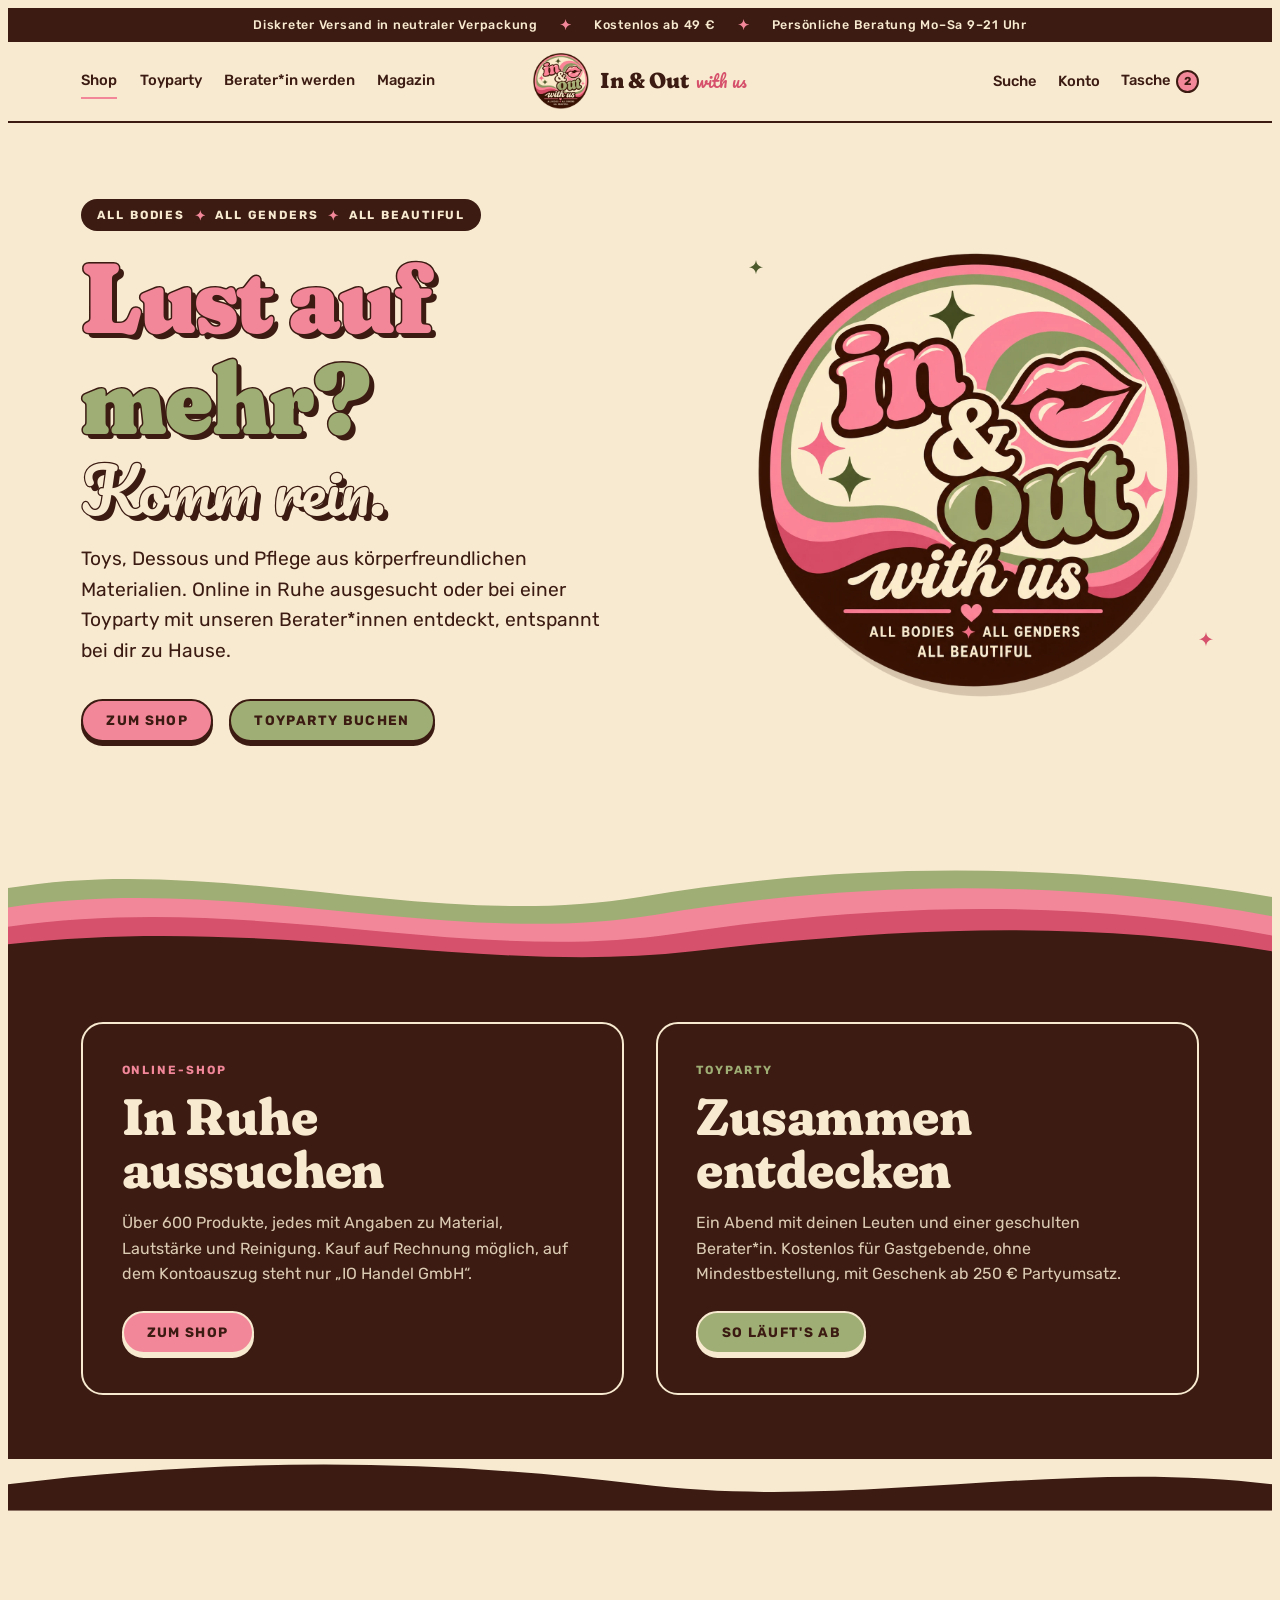
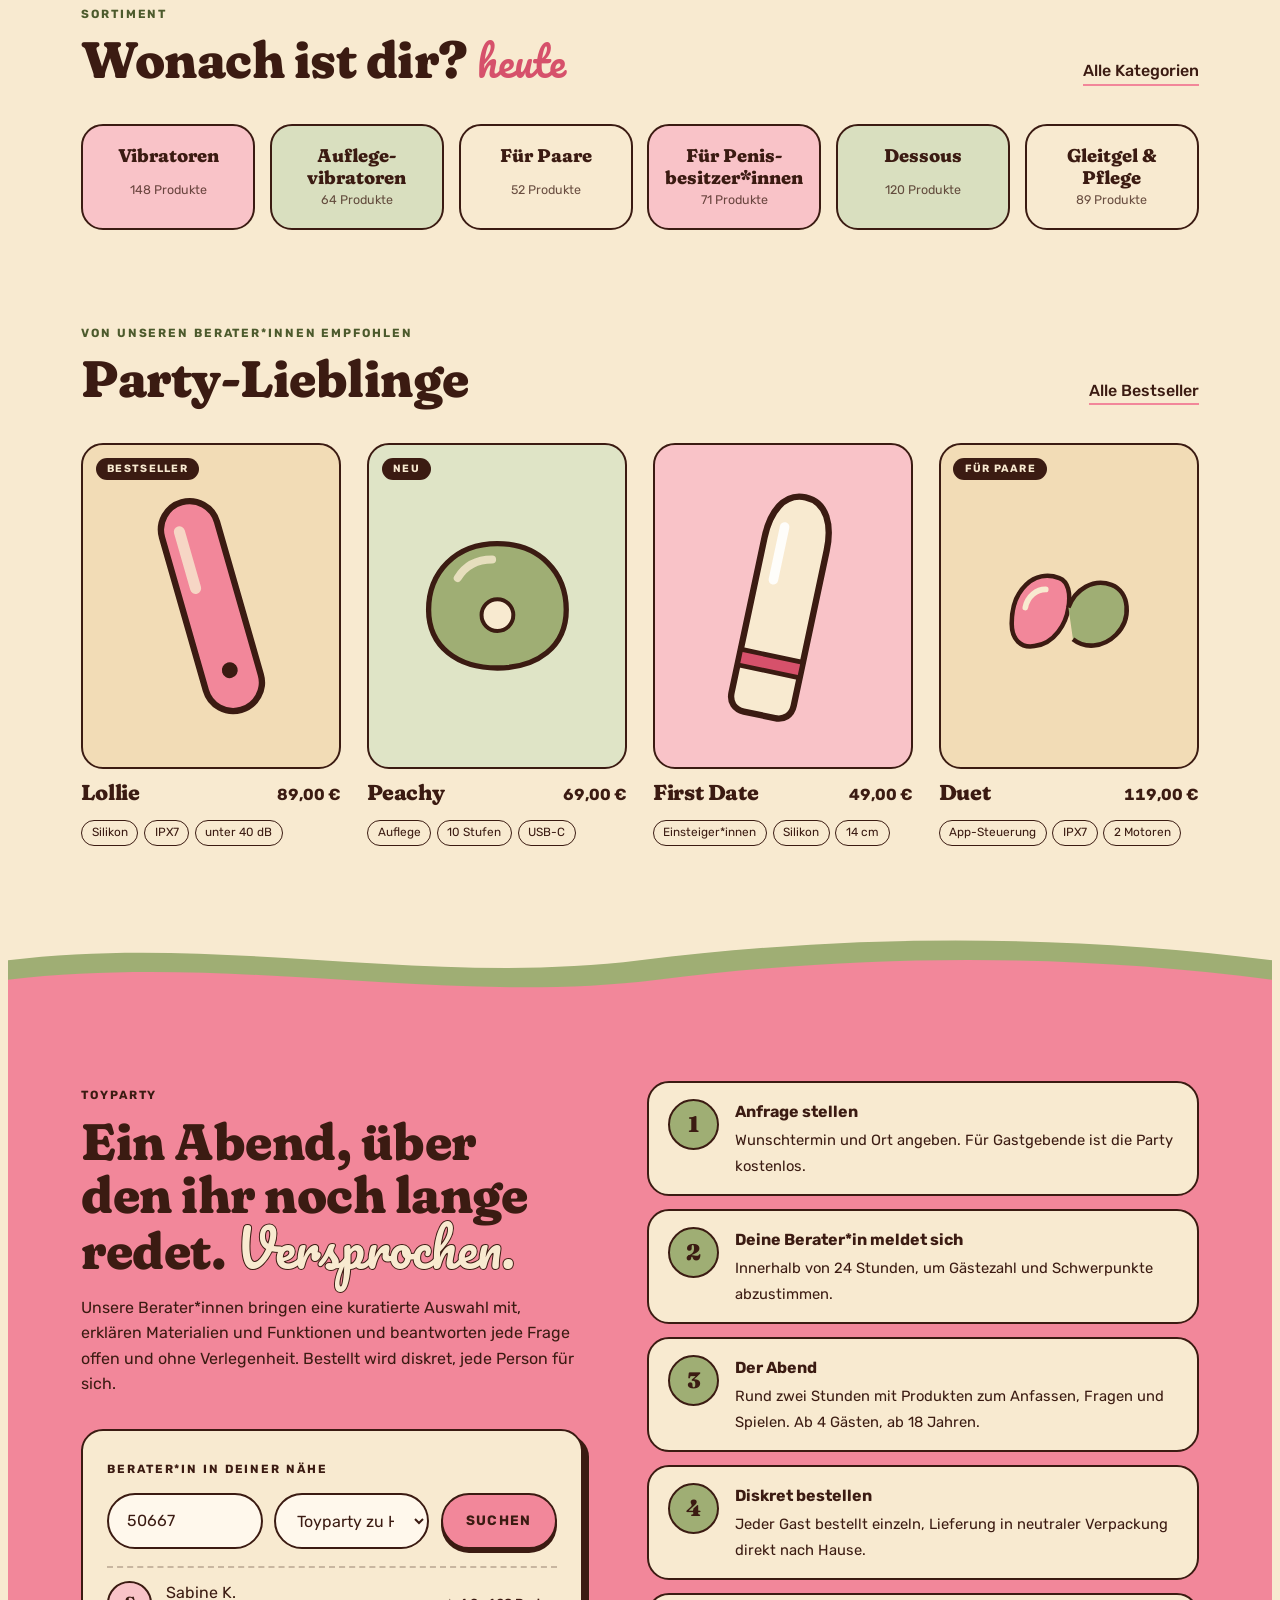
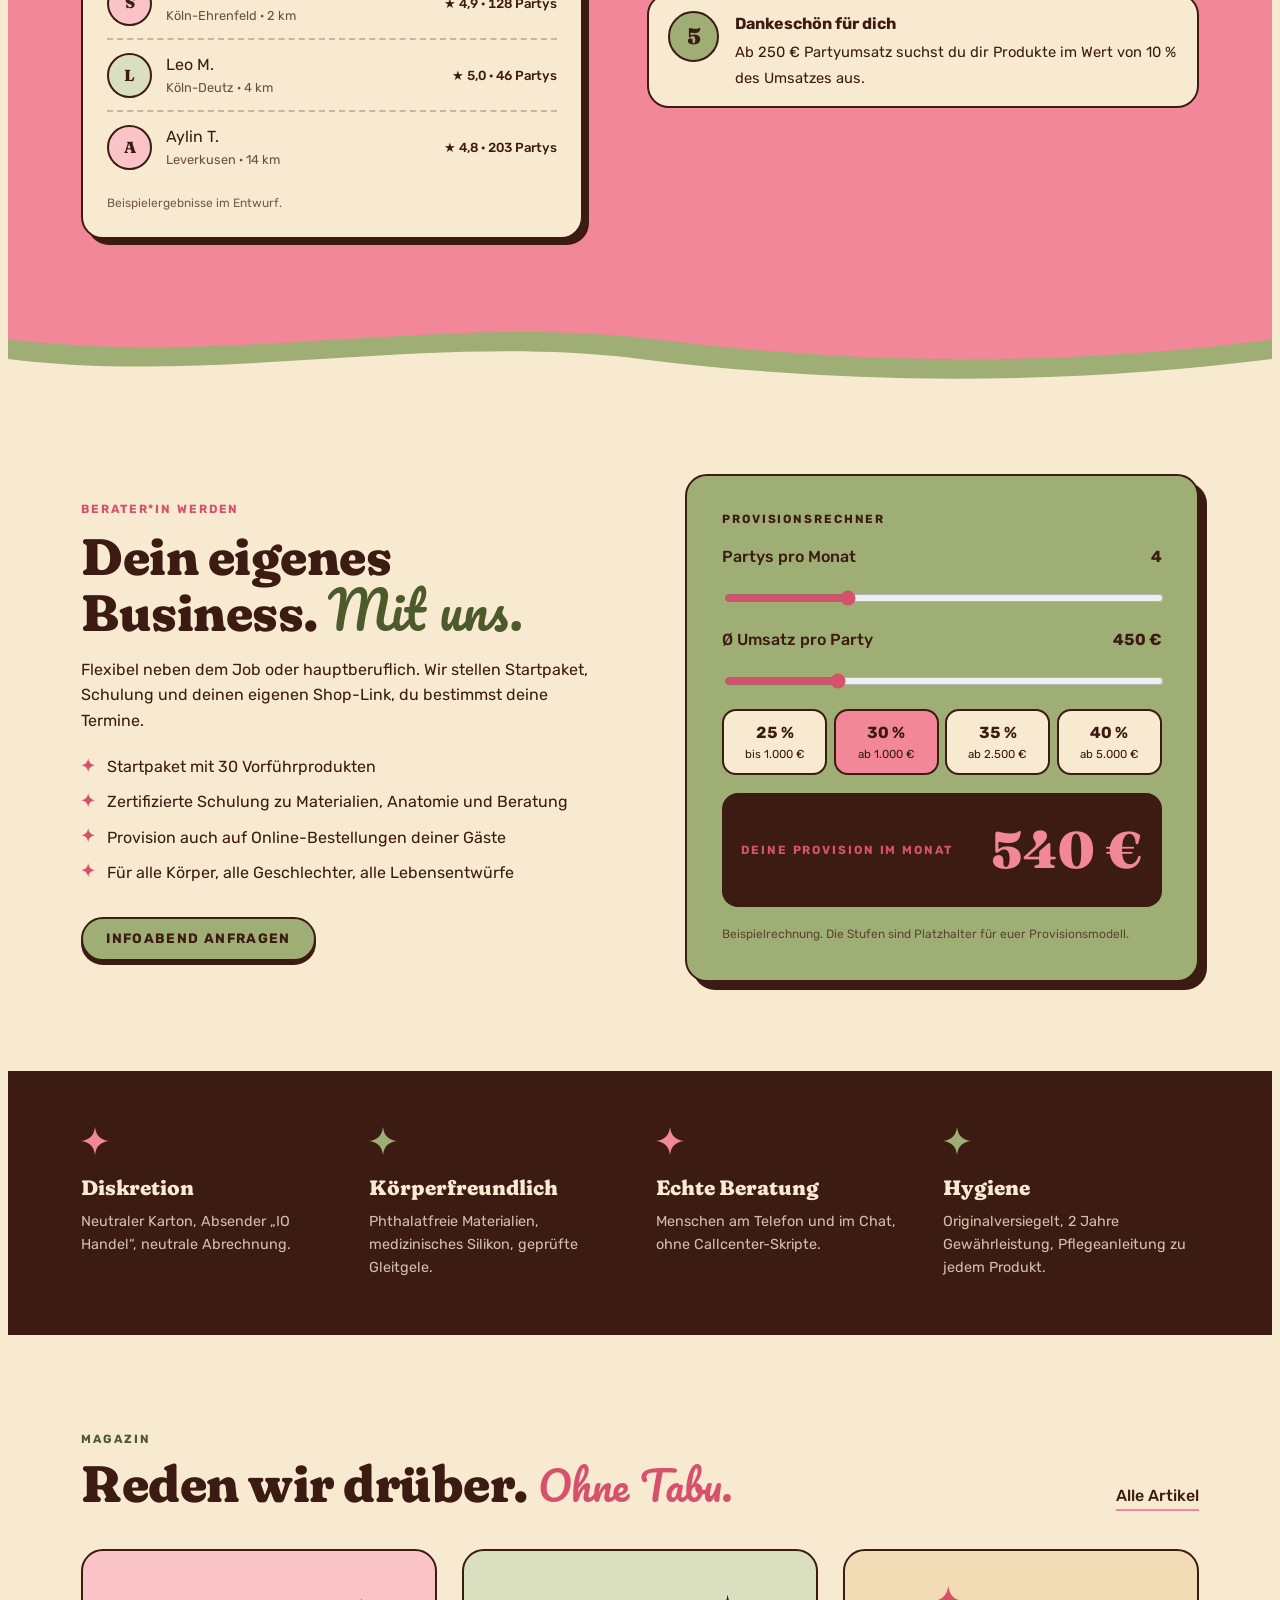
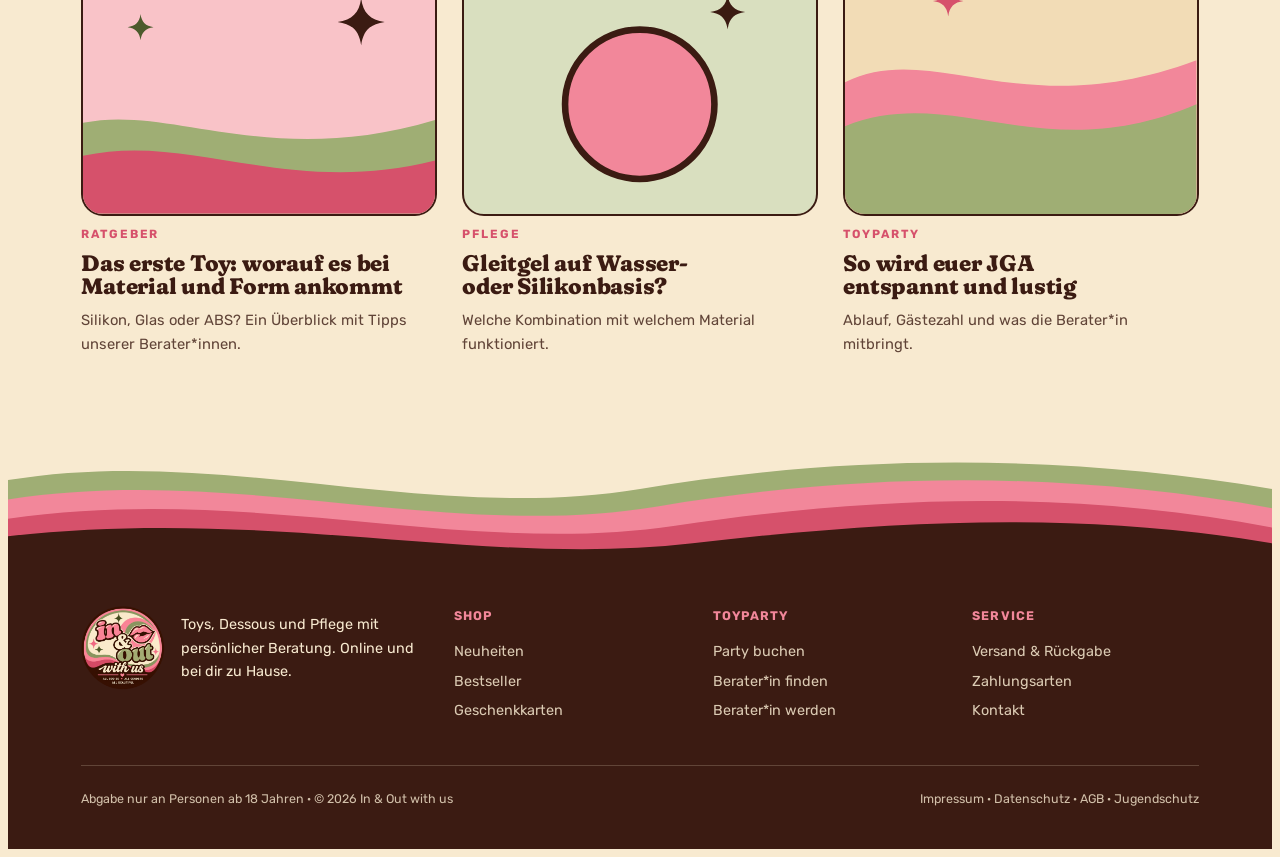
<file: inandout/index.html>
<!doctype html>
<html lang="de">
<head>
<meta charset="UTF-8">
<meta name="viewport" content="width=device-width, initial-scale=1.0, viewport-fit=cover">
<meta name="description" content="In & Out with us: Toys, Dessous und Pflege mit persönlicher Beratung. Online-Shop und Toypartys für alle Körper und alle Geschlechter.">
<link rel="icon" type="image/webp" href="logo.webp">
<title>In &amp; Out with us</title>
<link rel="preconnect" href="https://fonts.googleapis.com">
<link rel="preconnect" href="https://fonts.gstatic.com" crossorigin>
<link rel="stylesheet" href="https://fonts.googleapis.com/css2?family=Fraunces:opsz,wght,SOFT,WONK@9..144,400..900,100,0..1&family=Pacifico&family=Rubik:wght@400;500;700&display=swap">
<style>
/* Layout: Retro-Sticker-Ästhetik der 70er, diszipliniert eingesetzt. Cremefarbene Fläche, Wellenbänder als Sektionstrenner, braune Konturen statt Schatten-Effekten */
:root{
  --cream:#f8ead0;
  --cream-2:#f2dcb6;
  --pink:#f2879a;
  --pink-deep:#d6516b;
  --pink-soft:#f9c3c8;
  --sage:#9fae74;
  --olive:#4c5a2c;
  --brown:#3b1b12;
  --brown-2:#55291d;
  --font-display:"Fraunces", "Cooper Black", "Cooper Std", Georgia, serif;
  --font-script:"Pacifico", "Brush Script MT", cursive;
  --font-body:"Rubik", "Helvetica Neue", Arial, sans-serif;
  --step-0:1rem; --step-1:1.2rem; --step-2:1.7rem; --step-3:clamp(2.1rem,4.4vw,3.2rem); --step-4:clamp(3rem,8vw,6.2rem);
  --gutter:clamp(16px,4vw,56px);
  --radius:22px;
  color-scheme:light;
}
*{box-sizing:border-box}
body{background:var(--cream);color:var(--brown);font-family:var(--font-body);font-size:var(--step-0);line-height:1.6;-webkit-font-smoothing:antialiased}
a{color:inherit;text-decoration:none}
a:focus-visible,button:focus-visible,input:focus-visible,select:focus-visible{outline:3px solid var(--pink-deep);outline-offset:3px}
h1,h2,h3{font-family:var(--font-display);font-variation-settings:"SOFT" 100,"WONK" 1;font-weight:800;line-height:1.02;margin:0;text-wrap:balance;letter-spacing:-.01em}
p{margin:0}
.wrap{max-width:1220px;margin:0 auto;padding-inline:var(--gutter)}
.label{font:700 .74rem/1.2 var(--font-body);letter-spacing:.16em;text-transform:uppercase}
.script{font-family:var(--font-script);font-weight:400;letter-spacing:0}
.spark{display:inline-block;width:.9em;height:.9em;vertical-align:-.08em;fill:currentColor}

.btn{display:inline-flex;align-items:center;gap:.5em;padding:.95em 1.7em;border:2.5px solid var(--brown);border-radius:999px;font:700 .85rem/1 var(--font-body);letter-spacing:.1em;text-transform:uppercase;background:var(--cream);color:var(--brown);cursor:pointer;box-shadow:0 4px 0 var(--brown);transition:transform .15s,box-shadow .15s}
.btn:hover{transform:translateY(2px);box-shadow:0 2px 0 var(--brown)}
.btn:active{transform:translateY(4px);box-shadow:0 0 0 var(--brown)}
.btn.pink{background:var(--pink)}
.btn.sage{background:var(--sage)}

/* Topbar */
.topbar{background:var(--brown);color:var(--cream);font:500 .78rem/1.2 var(--font-body);letter-spacing:.06em}
.topbar .wrap{display:flex;justify-content:center;align-items:center;gap:1.4rem;flex-wrap:wrap;padding-block:.6rem}
.topbar .spark{color:var(--pink)}

/* Header */
header.site{position:sticky;top:env(safe-area-inset-top,0px);z-index:10;background:var(--cream);border-bottom:2.5px solid var(--brown)}
header.site .wrap{display:grid;grid-template-columns:1fr auto 1fr;align-items:center;padding-block:.7rem;gap:1rem}
.brand{display:flex;align-items:center;gap:.7rem;justify-self:center}
.brand img{width:56px;height:56px}
.brand span{font-family:var(--font-display);font-variation-settings:"SOFT" 100,"WONK" 1;font-weight:800;font-size:1.35rem;white-space:nowrap}
.brand span em{font-family:var(--font-script);font-style:normal;font-weight:400;color:var(--pink-deep);font-size:1.05rem;margin-left:.2rem}
nav.main{display:flex;gap:1.4rem;font-weight:500;font-size:.92rem;white-space:nowrap}
nav.main a{padding-block:.3rem;border-bottom:2.5px solid transparent}
nav.main a:hover,nav.main a.on{border-color:var(--pink)}
.tools{display:flex;justify-content:flex-end;gap:1.3rem;font-weight:500;font-size:.92rem;align-items:center}
.badge{display:inline-grid;place-items:center;min-width:1.45rem;height:1.45rem;border-radius:99px;background:var(--pink);border:2px solid var(--brown);font-size:.72rem;font-weight:700;margin-left:.3rem}

/* Hero */
.hero{position:relative;overflow:hidden;background:var(--cream)}
.hero .wrap{display:grid;grid-template-columns:1.15fr .85fr;gap:clamp(2rem,5vw,4rem);align-items:center;padding-block:clamp(2.5rem,6vw,5rem) clamp(4.5rem,9vw,7rem)}
.hero h1{font-size:var(--step-4);color:var(--pink);-webkit-text-stroke:3px var(--brown);paint-order:stroke fill;text-shadow:5px 5px 0 var(--brown);margin-block:1rem 1.4rem;font-weight:900}
.hero h1 .g{color:var(--sage)}
.hero h1 .script{display:block;color:var(--cream);font-size:.62em;-webkit-text-stroke:2.5px var(--brown);margin-top:.15em}
.hero .lead{max-width:33rem;font-size:var(--step-1)}
.hero .ctas{display:flex;gap:1rem;flex-wrap:wrap;margin-top:2rem}
.claim{display:inline-flex;gap:.6rem;align-items:center;flex-wrap:wrap;background:var(--brown);color:var(--cream);padding:.55rem 1rem;border-radius:999px}
.claim .spark{color:var(--pink)}
.hero-logo{position:relative;justify-self:center;width:min(100%,440px)}
.hero-logo img{width:100%;display:block;filter:drop-shadow(8px 10px 0 rgba(59,27,18,.18));animation:wobble 9s ease-in-out infinite}
.hero-logo .s{position:absolute;color:var(--olive)}
.hero-logo .s1{top:2%;left:-4%;width:38px}
.hero-logo .s2{bottom:10%;right:-6%;width:30px;color:var(--pink-deep)}
@keyframes wobble{0%,100%{transform:rotate(-3deg)}50%{transform:rotate(3deg)}}

/* Wellenbänder */
.waves{display:block;width:100%;height:auto;margin-top:-1px}
.waves.flip{transform:scaleY(-1)}

/* Zwei Säulen */
.pillars{background:var(--brown);color:var(--cream)}
.pillars .wrap{display:grid;grid-template-columns:1fr 1fr;gap:clamp(1rem,3vw,2rem);padding-block:clamp(2.5rem,5vw,4rem)}
.pillar{border:2.5px solid var(--cream);border-radius:var(--radius);padding:clamp(1.6rem,3vw,2.6rem);display:grid;gap:.9rem;align-content:start}
.pillar .label{color:var(--pink)}
.pillar:nth-child(2) .label{color:var(--sage)}
.pillar h2{font-size:var(--step-3)}
.pillar p{opacity:.85;max-width:30rem}
.pillar .btn{justify-self:start;margin-top:.6rem;border-color:var(--cream);box-shadow:0 4px 0 var(--cream)}
.pillar .btn:hover{box-shadow:0 2px 0 var(--cream)}

section.block{padding-block:clamp(3.5rem,7vw,6rem)}
.head{display:flex;justify-content:space-between;align-items:end;gap:1.5rem;flex-wrap:wrap;margin-bottom:2.4rem}
.head h2{font-size:var(--step-3);margin-top:.5rem}
.head h2 .script{color:var(--pink-deep);font-size:.8em}
.head .label{color:var(--olive)}
.head a{font-weight:500;border-bottom:2.5px solid var(--pink)}

/* Kategorien */
.cats{display:grid;grid-template-columns:repeat(6,1fr);gap:.9rem}
.cat{border:2.5px solid var(--brown);border-radius:var(--radius);padding:1.2rem 1rem 1.1rem;display:grid;gap:.15rem;text-align:center;background:var(--cream);transition:transform .2s,background .2s}
.cat:nth-child(3n+1){background:var(--pink-soft)}
.cat:nth-child(3n+2){background:#d9dfbf}
.cat:hover{transform:translateY(-3px) rotate(-1deg)}
.cat b{font-family:var(--font-display);font-variation-settings:"SOFT" 100,"WONK" 1;font-weight:800;font-size:1.15rem;line-height:1.15}
.cat span{font-size:.78rem;opacity:.75}

/* Produkte */
.products{display:grid;grid-template-columns:repeat(4,1fr);gap:clamp(1rem,2vw,1.6rem)}
.card{display:grid;gap:.8rem;min-width:0}
.card .img{aspect-ratio:4/5;max-width:100%;border:2.5px solid var(--brown);border-radius:var(--radius);position:relative;overflow:hidden;display:grid;place-items:center;background:var(--cream-2)}
.card:nth-child(2) .img{background:#dfe4c6}
.card:nth-child(3) .img{background:var(--pink-soft)}
.card .img svg{width:62%;height:auto;transition:transform .5s ease}
.card:hover .img svg{transform:rotate(-6deg) translateY(-4px)}
.card .flag{position:absolute;top:.8rem;left:.8rem;background:var(--brown);color:var(--cream);border-radius:99px;padding:.35rem .7rem;font:700 .66rem/1 var(--font-body);letter-spacing:.12em;text-transform:uppercase}
.card .meta{display:flex;justify-content:space-between;gap:.8rem;align-items:baseline}
.card h3{font-size:1.35rem}
.card .price{font-weight:700;font-variant-numeric:tabular-nums;white-space:nowrap}
.card .spec{display:flex;flex-wrap:wrap;gap:.35rem}
.card .spec span{font-size:.74rem;border:1.5px solid var(--brown);border-radius:99px;padding:.15rem .6rem}

/* Party */
.party{background:var(--pink)}
.party-grid{display:grid;grid-template-columns:1fr 1.1fr;gap:clamp(2rem,5vw,4.5rem);align-items:start;padding-block:clamp(3rem,6vw,5rem)}
.party h2{font-size:var(--step-3);margin-block:.6rem 1.1rem}
.party h2 .script{color:var(--cream);-webkit-text-stroke:2px var(--brown);paint-order:stroke fill}
.party .label{color:var(--brown)}
.party .lead{max-width:32rem}
.steps{list-style:none;margin:0;padding:0;display:grid;gap:.8rem}
.steps li{display:grid;grid-template-columns:3.2rem 1fr;gap:1rem;align-items:start;background:var(--cream);border:2.5px solid var(--brown);border-radius:var(--radius);padding:1rem 1.2rem}
.steps .n{display:grid;place-items:center;width:3.2rem;height:3.2rem;border-radius:50%;background:var(--sage);border:2.5px solid var(--brown);font-family:var(--font-display);font-weight:900;font-size:1.4rem}
.steps b{display:block;font-weight:700;margin-bottom:.15rem}
.steps span{font-size:.92rem}
.finder{margin-top:2rem;background:var(--cream);border:2.5px solid var(--brown);border-radius:var(--radius);padding:1.5rem;box-shadow:6px 6px 0 var(--brown)}
.finder form{display:flex;gap:.7rem;flex-wrap:wrap;margin-top:.8rem}
.finder input,.finder select{flex:1 1 9rem;min-width:0;background:#fff8ec;border:2px solid var(--brown);border-radius:999px;color:var(--brown);padding:.8rem 1.1rem;font:inherit}
.advisors{display:grid;margin-top:1.1rem}
.adv{display:grid;grid-template-columns:2.8rem 1fr auto;gap:.9rem;align-items:center;padding:.75rem 0;border-top:2px dashed rgba(59,27,18,.25)}
.avatar{width:2.8rem;height:2.8rem;border-radius:50%;display:grid;place-items:center;font-family:var(--font-display);font-weight:800;background:var(--pink-soft);border:2px solid var(--brown)}
.adv:nth-child(2) .avatar{background:#d9dfbf}
.adv small{display:block;font-size:.8rem;opacity:.75}
.adv .rate{font-size:.82rem;font-weight:500;font-variant-numeric:tabular-nums;white-space:nowrap}
.note{font-size:.75rem;opacity:.7;margin-top:.7rem}

/* Berater*in werden */
.career{display:grid;grid-template-columns:1.05fr 1fr;gap:clamp(2rem,5vw,4.5rem);align-items:center}
.career h2{font-size:var(--step-3);margin-block:.6rem 1.1rem}
.career h2 .script{color:var(--olive)}
.career .label{color:var(--pink-deep)}
.career ul{margin:1.3rem 0 2rem;padding:0;list-style:none;display:grid;gap:.6rem}
.career li{display:flex;gap:.7rem;align-items:baseline}
.career li .spark{color:var(--pink-deep);flex:none}
.calc{background:var(--sage);border:2.5px solid var(--brown);border-radius:var(--radius);padding:clamp(1.4rem,3vw,2.2rem);display:grid;gap:1.15rem;box-shadow:8px 8px 0 var(--brown)}
.calc > .label{color:var(--brown)}
.calc label{display:flex;justify-content:space-between;font-weight:500}
.calc label output{font-weight:700;font-variant-numeric:tabular-nums}
.calc input[type=range]{width:100%;accent-color:var(--pink-deep)}
.calc .tiers{display:grid;grid-template-columns:repeat(4,1fr);gap:.4rem;font-size:.72rem;text-align:center}
.calc .tiers div{background:var(--cream);border:2px solid var(--brown);border-radius:14px;padding:.55rem .25rem}
.calc .tiers div.on{background:var(--pink)}
.calc .tiers b{display:block;font-size:1rem;font-variant-numeric:tabular-nums}
.calc .result{background:var(--brown);color:var(--cream);border-radius:16px;padding:1rem 1.2rem;display:flex;justify-content:space-between;align-items:center;gap:1rem;flex-wrap:wrap}
.calc .result b{font-family:var(--font-display);font-weight:900;font-size:var(--step-3);color:var(--pink);font-variant-numeric:tabular-nums}

/* Vertrauen */
.trust-band{background:var(--brown);color:var(--cream)}
.trust{display:grid;grid-template-columns:repeat(4,1fr);gap:2rem;padding-block:clamp(2.5rem,5vw,3.5rem)}
.trust .spark{width:28px;height:28px;color:var(--pink);margin-bottom:.6rem}
.trust div:nth-child(even) .spark{color:var(--sage)}
.trust b{display:block;font-family:var(--font-display);font-variation-settings:"SOFT" 100,"WONK" 1;font-weight:800;font-size:1.3rem;margin-bottom:.35rem}
.trust p{opacity:.8;font-size:.9rem}

/* Magazin */
.mag{display:grid;grid-template-columns:repeat(3,1fr);gap:clamp(1rem,2vw,1.6rem)}
.post{display:grid;gap:.7rem;align-content:start;min-width:0}
.post .ph{aspect-ratio:4/3;max-width:100%;border:2.5px solid var(--brown);border-radius:var(--radius);position:relative;overflow:hidden;background:var(--pink-soft)}
.post:nth-child(2) .ph{background:#d9dfbf}
.post:nth-child(3) .ph{background:var(--cream-2)}
.post .ph svg{position:absolute;inset:0;width:100%;height:100%}
.post .label{color:var(--pink-deep)}
.post h3{font-size:1.4rem}
.post p{font-size:.92rem;opacity:.8}

footer{background:var(--brown);color:var(--cream);padding-block:3.5rem 2.5rem;font-size:.9rem}
.fgrid{display:grid;grid-template-columns:1.5fr repeat(3,1fr);gap:2rem}
.fgrid b{display:block;color:var(--pink);font-weight:700;margin-bottom:.7rem;letter-spacing:.1em;text-transform:uppercase;font-size:.78rem}
.fgrid a{display:block;padding-block:.2rem;opacity:.85}
.fgrid a:hover{opacity:1;color:var(--pink)}
.fbrand{display:flex;gap:1rem;align-items:center}
.fbrand img{width:84px;height:84px}
.legal{display:flex;justify-content:space-between;flex-wrap:wrap;gap:1rem;border-top:1.5px solid rgba(248,234,208,.25);margin-top:2.5rem;padding-top:1.4rem;font-size:.78rem;opacity:.8}

@media (max-width:1100px){
  nav.main{display:none}
  header.site .wrap{grid-template-columns:1fr auto}
  .brand{justify-self:start}
  .hero .wrap,.party-grid,.career{grid-template-columns:1fr}
  .hero-logo{width:min(80%,340px);order:-1}
  .pillars .wrap{grid-template-columns:1fr}
  .cats{grid-template-columns:repeat(3,1fr)}
  .products{grid-template-columns:repeat(2,1fr)}
  .trust{grid-template-columns:repeat(2,1fr)}
  .fgrid{grid-template-columns:1fr 1fr}
  .fgrid > div:first-child{grid-column:1/-1}
}
@media (max-width:640px){
  .topbar .wrap > :nth-child(n+3){display:none}
  .tools .hide-s{display:none}
  .brand span{font-size:1.1rem}
  .brand img{width:46px;height:46px}
  .hero h1{-webkit-text-stroke-width:2px;text-shadow:3px 3px 0 var(--brown)}
  .cats{grid-template-columns:repeat(2,1fr)}
  .trust,.mag,.fgrid{grid-template-columns:1fr}
  .products{gap:1rem .8rem}
  .card h3{font-size:1.1rem}
  .card .meta{flex-direction:column;gap:.1rem}
  .calc .tiers{grid-template-columns:repeat(2,1fr)}
}
@media (prefers-reduced-motion:reduce){*{transition:none!important;animation:none!important}}
</style>
</head>
<body>

<svg width="0" height="0" style="position:absolute" aria-hidden="true">
  <defs>
    <symbol id="spark" viewBox="0 0 24 24"><path d="M12 0C13 7.5 16.5 11 24 12C16.5 13 13 16.5 12 24C11 16.5 7.5 13 0 12C7.5 11 11 7.5 12 0Z"/></symbol>
  </defs>
</svg>

<div class="topbar"><div class="wrap">
  <span>Diskreter Versand in neutraler Verpackung</span>
  <svg class="spark"><use href="#spark"/></svg>
  <span>Kostenlos ab 49 €</span>
  <svg class="spark"><use href="#spark"/></svg>
  <span>Persönliche Beratung Mo–Sa 9–21 Uhr</span>
</div></div>

<header class="site"><div class="wrap">
  <nav class="main" aria-label="Hauptnavigation">
    <a href="#shop" class="on">Shop</a>
    <a href="#party">Toyparty</a>
    <a href="#team">Berater*in werden</a>
    <a href="#magazin">Magazin</a>
  </nav>
  <a class="brand" href="#"><img src="logo.webp" alt="In &amp; Out with us"><span>In &amp; Out <em>with us</em></span></a>
  <div class="tools">
    <span class="hide-s">Suche</span>
    <span class="hide-s">Konto</span>
    <span>Tasche<span class="badge">2</span></span>
  </div>
</div></header>

<main>
<section class="hero">
  <div class="wrap">
    <div>
      <span class="claim label">All bodies <svg class="spark"><use href="#spark"/></svg> All genders <svg class="spark"><use href="#spark"/></svg> All beautiful</span>
      <h1>Lust auf <span class="g">mehr?</span><span class="script">Komm rein.</span></h1>
      <p class="lead">Toys, Dessous und Pflege aus körperfreundlichen Materialien. Online in Ruhe ausgesucht oder bei einer Toyparty mit unseren Berater*innen entdeckt, entspannt bei dir zu Hause.</p>
      <div class="ctas">
        <a class="btn pink" href="#shop">Zum Shop</a>
        <a class="btn sage" href="#party">Toyparty buchen</a>
      </div>
    </div>
    <div class="hero-logo">
      <img src="logo.webp" alt="Logo In &amp; Out with us: All bodies, all genders, all beautiful">
      <svg class="spark s s1" aria-hidden="true"><use href="#spark"/></svg>
      <svg class="spark s s2" aria-hidden="true"><use href="#spark"/></svg>
    </div>
  </div>
</section>

<svg class="waves" viewBox="0 0 1440 120" preserveAspectRatio="none" aria-hidden="true">
  <path d="M0 40 C 240 0, 480 90, 720 50 S 1200 10, 1440 50 V120 H0Z" fill="#9fae74"/>
  <path d="M0 62 C 260 22, 500 110, 740 70 S 1210 30, 1440 72 V120 H0Z" fill="#f2879a"/>
  <path d="M0 84 C 280 44, 520 128, 760 92 S 1220 52, 1440 94 V120 H0Z" fill="#d6516b"/>
  <path d="M0 104 C 300 70, 540 140, 780 112 S 1230 76, 1440 112 V120 H0Z" fill="#3b1b12"/>
</svg>

<section class="pillars">
  <div class="wrap">
    <div class="pillar">
      <span class="label">Online-Shop</span>
      <h2>In Ruhe aussuchen</h2>
      <p>Über 600 Produkte, jedes mit Angaben zu Material, Lautstärke und Reinigung. Kauf auf Rechnung möglich, auf dem Kontoauszug steht nur „IO Handel GmbH“.</p>
      <a class="btn" href="#shop" style="background:var(--pink)">Zum Shop</a>
    </div>
    <div class="pillar">
      <span class="label">Toyparty</span>
      <h2>Zusammen entdecken</h2>
      <p>Ein Abend mit deinen Leuten und einer geschulten Berater*in. Kostenlos für Gastgebende, ohne Mindestbestellung, mit Geschenk ab 250 € Partyumsatz.</p>
      <a class="btn" href="#party" style="background:var(--sage)">So läuft's ab</a>
    </div>
  </div>
</section>

<svg class="waves flip" viewBox="0 0 1440 60" preserveAspectRatio="none" aria-hidden="true">
  <path d="M0 0 H1440 V30 C 1200 60, 960 0, 720 30 S 240 60, 0 30Z" fill="#3b1b12"/>
</svg>

<div class="wrap">
  <section class="block" id="shop">
    <div class="head">
      <div><span class="label">Sortiment</span><h2>Wonach ist dir? <span class="script">heute</span></h2></div>
      <a href="#">Alle Kategorien</a>
    </div>
    <div class="cats">
      <a class="cat" href="#"><b>Vibratoren</b><span>148 Produkte</span></a>
      <a class="cat" href="#"><b>Auflege&shy;vibratoren</b><span>64 Produkte</span></a>
      <a class="cat" href="#"><b>Für Paare</b><span>52 Produkte</span></a>
      <a class="cat" href="#"><b>Für Penis&shy;besitzer*innen</b><span>71 Produkte</span></a>
      <a class="cat" href="#"><b>Dessous</b><span>120 Produkte</span></a>
      <a class="cat" href="#"><b>Gleitgel &amp; Pflege</b><span>89 Produkte</span></a>
    </div>
  </section>

  <section class="block" style="padding-top:0">
    <div class="head">
      <div><span class="label">Von unseren Berater*innen empfohlen</span><h2>Party-Lieblinge</h2></div>
      <a href="#">Alle Bestseller</a>
    </div>
    <div class="products">
      <a class="card" href="#">
        <div class="img"><span class="flag">Bestseller</span>
          <svg viewBox="0 0 100 160" aria-hidden="true"><g transform="rotate(-16 50 80)"><rect x="32" y="12" width="36" height="136" rx="18" fill="#f2879a" stroke="#3b1b12" stroke-width="4"/><rect x="40" y="26" width="7" height="44" rx="3.5" fill="#f8ead0" opacity=".8"/><circle cx="50" cy="122" r="5" fill="#3b1b12"/></g></svg>
        </div>
        <div class="meta"><h3>Lollie</h3><span class="price">89,00 €</span></div>
        <div class="spec"><span>Silikon</span><span>IPX7</span><span>unter 40 dB</span></div>
      </a>
      <a class="card" href="#">
        <div class="img"><span class="flag">Neu</span>
          <svg viewBox="0 0 120 110" aria-hidden="true"><path d="M60 8C92 8 112 30 112 58C112 86 90 102 60 102C30 102 8 86 8 58C8 30 28 8 60 8Z" fill="#9fae74" stroke="#3b1b12" stroke-width="4"/><path d="M30 34C36 24 46 20 56 20" stroke="#f8ead0" stroke-width="6" stroke-linecap="round" fill="none" opacity=".8"/><circle cx="60" cy="62" r="12" fill="#f8ead0" stroke="#3b1b12" stroke-width="3"/></svg>
        </div>
        <div class="meta"><h3>Peachy</h3><span class="price">69,00 €</span></div>
        <div class="spec"><span>Auflege</span><span>10 Stufen</span><span>USB-C</span></div>
      </a>
      <a class="card" href="#">
        <div class="img">
          <svg viewBox="0 0 100 160" aria-hidden="true"><g transform="rotate(12 50 80)"><path d="M50 10C64 10 70 24 70 40V140C70 146 66 150 60 150H40C34 150 30 146 30 140V40C30 24 36 10 50 10Z" fill="#f8ead0" stroke="#3b1b12" stroke-width="4"/><rect x="30" y="112" width="40" height="10" fill="#d6516b" stroke="#3b1b12" stroke-width="3"/><rect x="38" y="28" width="6" height="40" rx="3" fill="#fff" opacity=".9"/></g></svg>
        </div>
        <div class="meta"><h3>First Date</h3><span class="price">49,00 €</span></div>
        <div class="spec"><span>Einsteiger*innen</span><span>Silikon</span><span>14 cm</span></div>
      </a>
      <a class="card" href="#">
        <div class="img"><span class="flag">Für Paare</span>
          <svg viewBox="0 0 140 110" aria-hidden="true"><path d="M20 70C20 40 40 22 62 30C70 33 72 44 70 56C68 70 58 88 40 90C28 92 20 84 20 70Z" fill="#f2879a" stroke="#3b1b12" stroke-width="4"/><path d="M70 56C76 40 92 30 108 36C124 42 126 66 112 80C100 92 84 92 74 84" fill="#9fae74" stroke="#3b1b12" stroke-width="4"/><path d="M32 56C34 46 42 40 50 40" stroke="#f8ead0" stroke-width="5" stroke-linecap="round" fill="none"/></svg>
        </div>
        <div class="meta"><h3>Duet</h3><span class="price">119,00 €</span></div>
        <div class="spec"><span>App-Steuerung</span><span>IPX7</span><span>2 Motoren</span></div>
      </a>
    </div>
  </section>
</div>

<svg class="waves" viewBox="0 0 1440 80" preserveAspectRatio="none" aria-hidden="true">
  <path d="M0 30 C 240 0, 480 60, 720 30 S 1200 0, 1440 30 V80 H0Z" fill="#9fae74"/>
  <path d="M0 52 C 260 22, 500 82, 740 52 S 1210 22, 1440 52 V80 H0Z" fill="#f2879a"/>
</svg>

<section class="party" id="party">
  <div class="wrap party-grid">
    <div>
      <span class="label">Toyparty</span>
      <h2>Ein Abend, über den ihr noch lange redet. <span class="script">Versprochen.</span></h2>
      <p class="lead">Unsere Berater*innen bringen eine kuratierte Auswahl mit, erklären Materialien und Funktionen und beantworten jede Frage offen und ohne Verlegenheit. Bestellt wird diskret, jede Person für sich.</p>
      <div class="finder">
        <span class="label">Berater*in in deiner Nähe</span>
        <form id="finder">
          <input id="plz" inputmode="numeric" maxlength="5" placeholder="Postleitzahl" value="50667" aria-label="Postleitzahl">
          <select id="art" aria-label="Art der Party">
            <option>Toyparty zu Hause</option>
            <option>JGA-Party</option>
            <option>Online-Party</option>
          </select>
          <button class="btn pink" type="submit">Suchen</button>
        </form>
        <div class="advisors" id="advisors"></div>
        <p class="note">Beispielergebnisse im Entwurf.</p>
      </div>
    </div>
    <ol class="steps">
      <li><span class="n">1</span><div><b>Anfrage stellen</b><span>Wunschtermin und Ort angeben. Für Gastgebende ist die Party kostenlos.</span></div></li>
      <li><span class="n">2</span><div><b>Deine Berater*in meldet sich</b><span>Innerhalb von 24 Stunden, um Gästezahl und Schwerpunkte abzustimmen.</span></div></li>
      <li><span class="n">3</span><div><b>Der Abend</b><span>Rund zwei Stunden mit Produkten zum Anfassen, Fragen und Spielen. Ab 4 Gästen, ab 18 Jahren.</span></div></li>
      <li><span class="n">4</span><div><b>Diskret bestellen</b><span>Jeder Gast bestellt einzeln, Lieferung in neutraler Verpackung direkt nach Hause.</span></div></li>
      <li><span class="n">5</span><div><b>Dankeschön für dich</b><span>Ab 250 € Partyumsatz suchst du dir Produkte im Wert von 10 % des Umsatzes aus.</span></div></li>
    </ol>
  </div>
</section>

<svg class="waves flip" viewBox="0 0 1440 80" preserveAspectRatio="none" aria-hidden="true">
  <path d="M0 30 C 240 0, 480 60, 720 30 S 1200 0, 1440 30 V80 H0Z" fill="#9fae74"/>
  <path d="M0 52 C 260 22, 500 82, 740 52 S 1210 22, 1440 52 V80 H0Z" fill="#f2879a"/>
</svg>

<div class="wrap">
  <section class="block career" id="team">
    <div>
      <span class="label">Berater*in werden</span>
      <h2>Dein eigenes Business. <span class="script">Mit uns.</span></h2>
      <p style="max-width:32rem">Flexibel neben dem Job oder hauptberuflich. Wir stellen Startpaket, Schulung und deinen eigenen Shop-Link, du bestimmst deine Termine.</p>
      <ul>
        <li><svg class="spark"><use href="#spark"/></svg>Startpaket mit 30 Vorführprodukten</li>
        <li><svg class="spark"><use href="#spark"/></svg>Zertifizierte Schulung zu Materialien, Anatomie und Beratung</li>
        <li><svg class="spark"><use href="#spark"/></svg>Provision auch auf Online-Bestellungen deiner Gäste</li>
        <li><svg class="spark"><use href="#spark"/></svg>Für alle Körper, alle Geschlechter, alle Lebensentwürfe</li>
      </ul>
      <a class="btn sage" href="#">Infoabend anfragen</a>
    </div>
    <div class="calc" aria-label="Provisionsrechner">
      <span class="label">Provisionsrechner</span>
      <label for="parties">Partys pro Monat <output id="oParties">4</output></label>
      <input type="range" id="parties" min="1" max="12" value="4">
      <label for="umsatz">Ø Umsatz pro Party <output id="oUmsatz">450 €</output></label>
      <input type="range" id="umsatz" min="200" max="1200" step="50" value="450">
      <div class="tiers" id="tiers">
        <div data-min="0"><b>25 %</b>bis 1.000 €</div>
        <div data-min="1000"><b>30 %</b>ab 1.000 €</div>
        <div data-min="2500"><b>35 %</b>ab 2.500 €</div>
        <div data-min="5000"><b>40 %</b>ab 5.000 €</div>
      </div>
      <div class="result"><span class="label">Deine Provision im Monat</span><b id="oResult">0 €</b></div>
      <p class="note" style="margin:0">Beispielrechnung. Die Stufen sind Platzhalter für euer Provisionsmodell.</p>
    </div>
  </section>
</div>

<div class="trust-band">
  <section class="wrap trust">
    <div><svg class="spark"><use href="#spark"/></svg><b>Diskretion</b><p>Neutraler Karton, Absender „IO Handel“, neutrale Abrechnung.</p></div>
    <div><svg class="spark"><use href="#spark"/></svg><b>Körperfreundlich</b><p>Phthalatfreie Materialien, medizinisches Silikon, geprüfte Gleitgele.</p></div>
    <div><svg class="spark"><use href="#spark"/></svg><b>Echte Beratung</b><p>Menschen am Telefon und im Chat, ohne Callcenter-Skripte.</p></div>
    <div><svg class="spark"><use href="#spark"/></svg><b>Hygiene</b><p>Originalversiegelt, 2 Jahre Gewährleistung, Pflegeanleitung zu jedem Produkt.</p></div>
  </section>
</div>

<div class="wrap">
  <section class="block" id="magazin">
    <div class="head">
      <div><span class="label">Magazin</span><h2>Reden wir drüber. <span class="script">Ohne Tabu.</span></h2></div>
      <a href="#">Alle Artikel</a>
    </div>
    <div class="mag">
      <a class="post" href="#"><div class="ph"><svg viewBox="0 0 160 100" preserveAspectRatio="xMidYMid slice" aria-hidden="true"><path d="M0 70 C40 50 80 90 160 60 V100 H0Z" fill="#9fae74"/><path d="M0 82 C50 62 90 100 160 76 V100 H0Z" fill="#d6516b"/><use href="#spark" x="110" y="18" width="18" height="18" fill="#3b1b12"/><use href="#spark" x="30" y="24" width="10" height="10" fill="#4c5a2c"/></svg></div><span class="label">Ratgeber</span><h3>Das erste Toy: worauf es bei Material und Form ankommt</h3><p>Silikon, Glas oder ABS? Ein Überblick mit Tipps unserer Berater*innen.</p></a>
      <a class="post" href="#"><div class="ph"><svg viewBox="0 0 160 120" preserveAspectRatio="xMidYMid slice" aria-hidden="true"><circle cx="80" cy="70" r="34" fill="#f2879a" stroke="#3b1b12" stroke-width="3"/><use href="#spark" x="112" y="20" width="16" height="16" fill="#3b1b12"/></svg></div><span class="label">Pflege</span><h3>Gleitgel auf Wasser- oder Silikonbasis?</h3><p>Welche Kombination mit welchem Material funktioniert.</p></a>
      <a class="post" href="#"><div class="ph"><svg viewBox="0 0 160 120" preserveAspectRatio="xMidYMid slice" aria-hidden="true"><path d="M0 60 C40 40 80 80 160 50 V120 H0Z" fill="#f2879a"/><path d="M0 80 C50 60 90 100 160 70 V120 H0Z" fill="#9fae74"/><use href="#spark" x="40" y="16" width="14" height="14" fill="#d6516b"/></svg></div><span class="label">Toyparty</span><h3>So wird euer JGA entspannt und lustig</h3><p>Ablauf, Gästezahl und was die Berater*in mitbringt.</p></a>
    </div>
  </section>
</div>
</main>

<svg class="waves" viewBox="0 0 1440 120" preserveAspectRatio="none" aria-hidden="true">
  <path d="M0 40 C 240 0, 480 90, 720 50 S 1200 10, 1440 50 V120 H0Z" fill="#9fae74"/>
  <path d="M0 62 C 260 22, 500 110, 740 70 S 1210 30, 1440 72 V120 H0Z" fill="#f2879a"/>
  <path d="M0 84 C 280 44, 520 128, 760 92 S 1220 52, 1440 94 V120 H0Z" fill="#d6516b"/>
  <path d="M0 104 C 300 70, 540 140, 780 112 S 1230 76, 1440 112 V120 H0Z" fill="#3b1b12"/>
</svg>
<footer><div class="wrap">
  <div class="fgrid">
    <div>
      <div class="fbrand"><img src="logo.webp" alt=""><p style="max-width:20rem">Toys, Dessous und Pflege mit persönlicher Beratung. Online und bei dir zu Hause.</p></div>
    </div>
    <div><b>Shop</b><a href="#">Neuheiten</a><a href="#">Bestseller</a><a href="#">Geschenkkarten</a></div>
    <div><b>Toyparty</b><a href="#">Party buchen</a><a href="#">Berater*in finden</a><a href="#">Berater*in werden</a></div>
    <div><b>Service</b><a href="#">Versand &amp; Rückgabe</a><a href="#">Zahlungsarten</a><a href="#">Kontakt</a></div>
  </div>
  <div class="legal"><span>Abgabe nur an Personen ab 18 Jahren · © 2026 In &amp; Out with us</span><span>Impressum · Datenschutz · AGB · Jugendschutz</span></div>
</div></footer>

<script>
// Berater*innen-Suche (Beispieldaten)
const sample=[
  {n:'Sabine K.',o:'Köln-Ehrenfeld',km:'2 km',r:'4,9 · 128 Partys'},
  {n:'Leo M.',o:'Köln-Deutz',km:'4 km',r:'5,0 · 46 Partys'},
  {n:'Aylin T.',o:'Leverkusen',km:'14 km',r:'4,8 · 203 Partys'}
];
function renderAdv(){
  document.getElementById('advisors').innerHTML=sample.map(a=>
    `<div class="adv"><span class="avatar">${a.n[0]}</span><div>${a.n}<small>${a.o} · ${a.km}</small></div><span class="rate">★ ${a.r}</span></div>`).join('');
}
renderAdv();
document.getElementById('finder').addEventListener('submit',e=>{e.preventDefault();renderAdv()});

// Provisionsrechner
const fmt=n=>n.toLocaleString('de-DE',{maximumFractionDigits:0})+' €';
const $=id=>document.getElementById(id);
function calc(){
  const p=+$('parties').value,u=+$('umsatz').value,total=p*u;
  $('oParties').textContent=p; $('oUmsatz').textContent=fmt(u);
  const tiers=[...document.querySelectorAll('#tiers div')];
  let active=tiers[0];
  tiers.forEach(t=>{if(total>=+t.dataset.min) active=t});
  tiers.forEach(t=>t.classList.toggle('on',t===active));
  $('oResult').textContent=fmt(total*parseInt(active.querySelector('b').textContent)/100);
}
$('parties').addEventListener('input',calc); $('umsatz').addEventListener('input',calc); calc();
</script>
</body>
</html>
</file>
